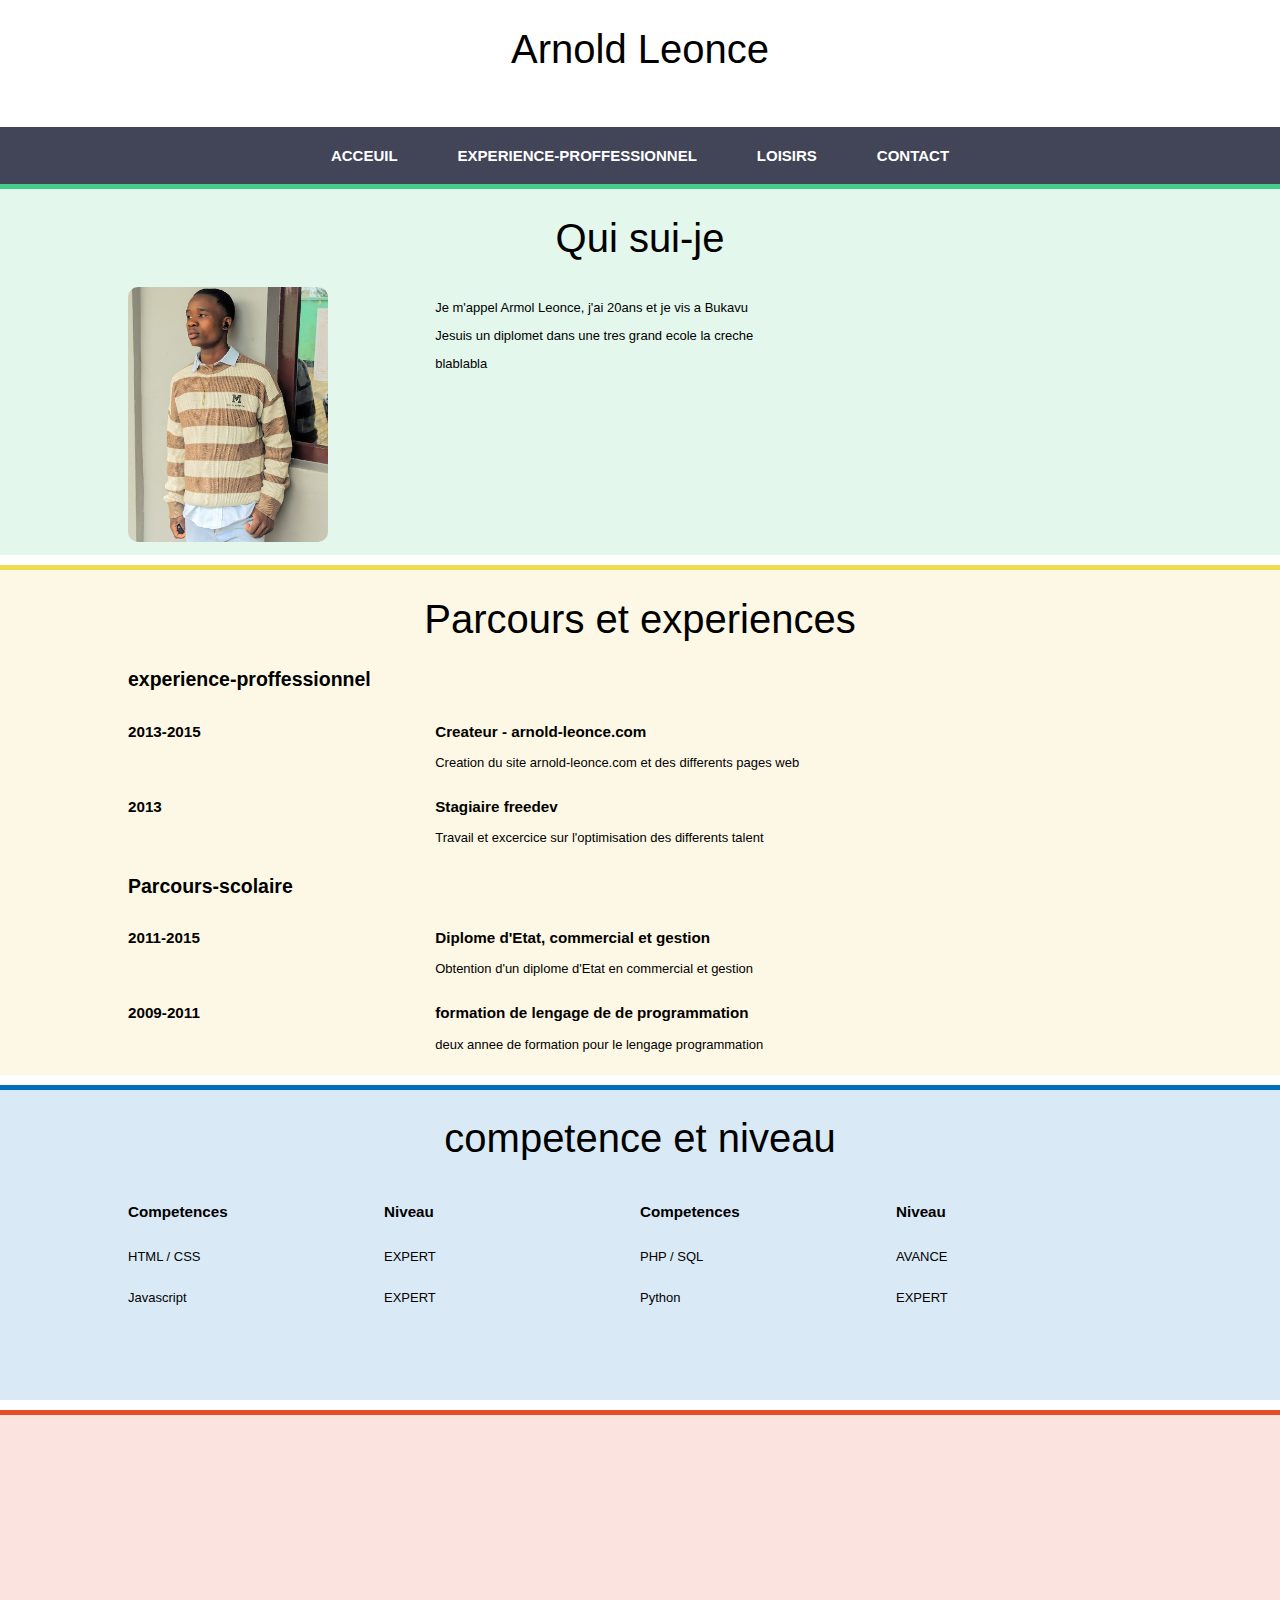
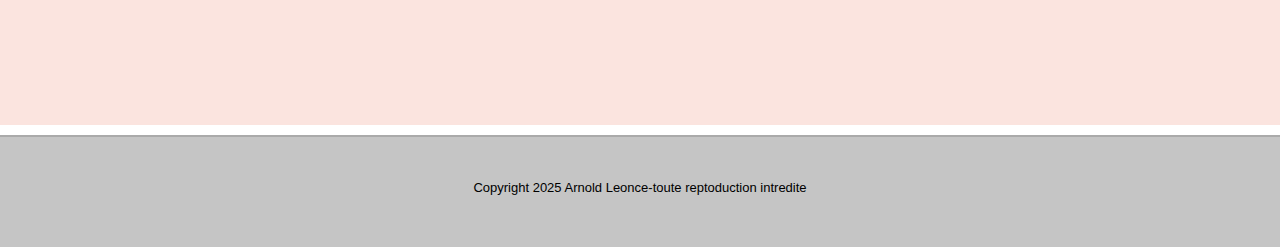
<file: index.html>
<!DOCTYPE html>
<html>

<head>
  <title>Mon CV en ligne</title>
  <meta charset="utf-8">
  <meta name="viewport" content="width=device-width, initial-scale=1.0">
  <meta name="description" content="presentation de Arnold-Leonce-CV">
  <link rel="stylesheet" href="styles.css">
</head>

<body>
  <header>
    <h1>Arnold Leonce</h1>
  </header>
  <nav>
    <div class="table">
      <ul>
        <li class="menu-ind">
          <a href="index.html">Acceuil</a>
        </li>
        <li class="menu-exp">
          <a href="experience-pro.html">experience-proffessionnel</a>
        </li>
        <li class="menu-hob">
          <a href="hobbiens.html">Loisirs</a>
        </li>
        <li class="menu-cont">
          <a href="contact.html">Contact</a>
        </li>
      </ul>
    </div>
  </nav>
  <article>
    <section class="presentation">
      <h1>Qui sui-je</h1>
      <div class="sec">
        <div class="left">
          <img src="image/fete.jpg" alt="ma photo">
        </div>
        <div class="right">
          <p>Je m'appel Armol Leonce, j'ai 20ans et je vis a Bukavu</p>
          <p>Jesuis un diplomet dans une tres grand ecole la creche</p>
          <p>blablabla</p>
        </div>
      </div>
    </section>
    <section class="parcours">
      <h1>Parcours et experiences</h1>
      <div class="sec">
        <h2>experience-proffessionnel</h2>
        <div class="exp">
          <div class="left">
            <h3>2013-2015</h3>
          </div>
          <div class="right">
            <h3>Createur - arnold-leonce.com</h3>
            <p>Creation du site arnold-leonce.com et des differents pages web</p>
          </div>
        </div>
        <div class="exp">
          <div class="left">
            <h3>2013</h3>
          </div>
          <div class="right">
            <h3>Stagiaire freedev</h3>
            <p>Travail et excercice sur l'optimisation des differents talent</p>
          </div>
        </div>
        <h2>Parcours-scolaire</h2>
        <div class="exp">
          <div class="left">
            <h3>2011-2015</h3>
          </div>
          <div class="right">
            <h3>Diplome d'Etat, commercial et gestion</h3>
            <p>Obtention d'un diplome d'Etat en commercial et gestion</p>
          </div>
        </div>
        <div class="exp">
          <div class="left">
            <h3>2009-2011</h3>
          </div>
          <div class="right">
            <h3>formation de lengage de de programmation</h3>
            <p>deux annee de formation pour le lengage programmation</p>
          </div>
        </div>
      </div>
    </section>
    <section class="competence">
      <h1>competence et niveau</h1>
      <div class="sec">
        <div class="cleft">
          <div class="sous">
            <div class="sousleft">
              <h3>Competences</h3>
            </div>
            <div class="sousright">
              <h3>Niveau</h3>
            </div>
          </div>
          <div class="sous">
            <div class="sousleft">
              <P>HTML / CSS</P>
            </div>
            <div class="sousright">
              <P>EXPERT</P>
            </div>
          </div>
          <div class="sous">
            <div class="sousleft">
              <p>Javascript</p>
            </div>
            <div class="sousright">
              <p>EXPERT</p>
            </div>
          </div>
        </div>
        <div class="cright">
          <div class="sous">
            <div class="sousleft">
              <h3>Competences</h3>
            </div>
            <div class="sousright">
              <h3>Niveau</h3>
            </div>
          </div>
          <div class="sous">
            <div class="sousleft">
              <P>PHP / SQL</P>
            </div>
            <div class="sousright">
              <P>AVANCE</P>
            </div>
          </div>
          <div class="sous">
            <div class="sousleft">
              <p>Python</p>
            </div>
            <div class="sousright">
              <p>EXPERT</p>
            </div>
          </div>
        </div>
      </div>
    </section>
    <section class="recommandation"></section>
  </article>
  <footer>
    <p>
      Copyright 2025 Arnold Leonce-toute reptoduction intredite
    </p>
  </footer>
</body>

</html>
</file>
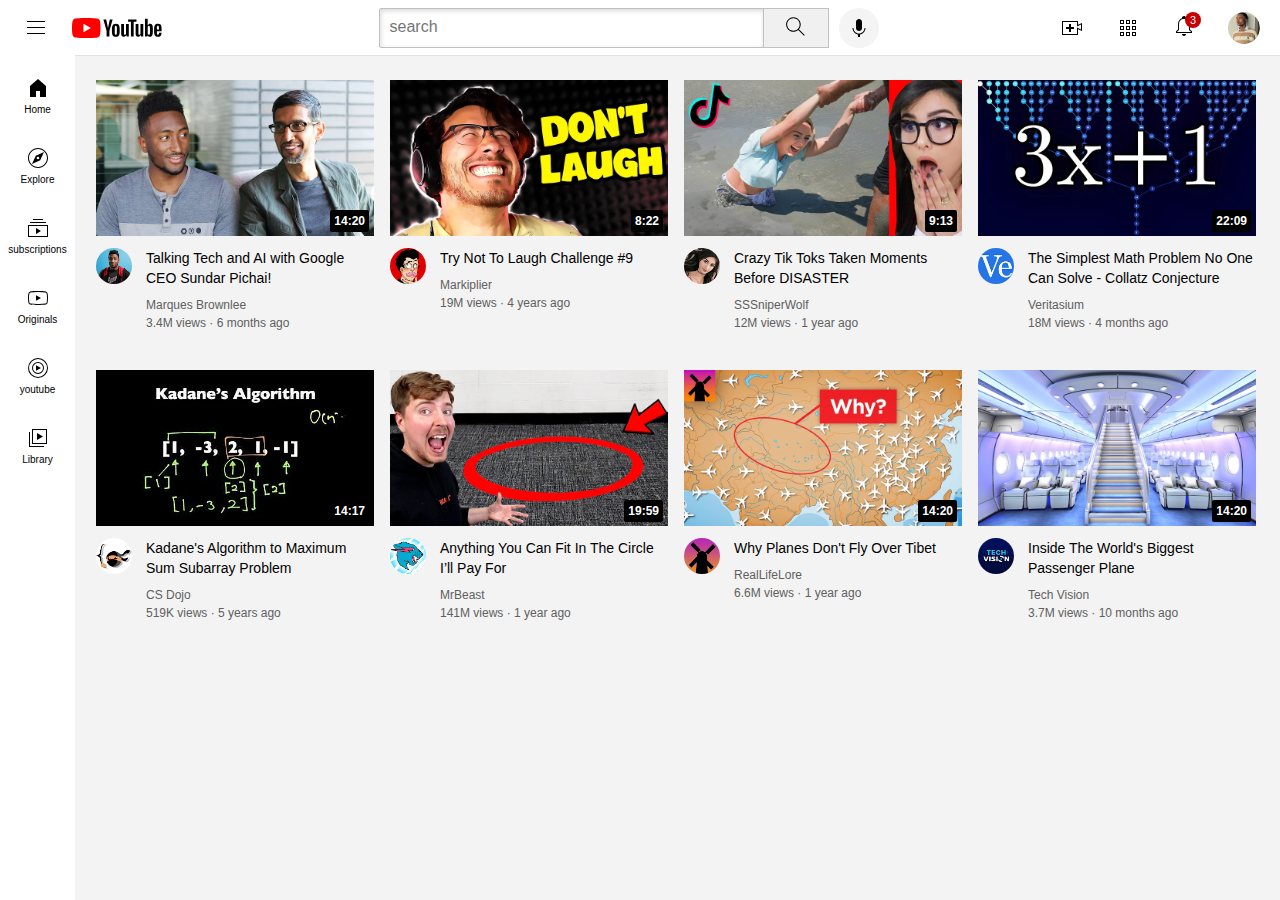
<file: youtube.com/index.html>
<!DOCTYPE html>
<html lang="en">

<head>
  <meta charset="UTF-8">
  <meta name="viewport" content="width=device-width, initial-scale=1.0">
  <title>youtube.com clone</title>
  <link rel="stylesheet" href="style.css">
  <link rel="stylesheet" href="video.css">
  <link rel="stylesheet" href="header.css">
  <link rel="stylesheet" href="general.css">
  <link rel="stylesheet" href="sidebar.css">

</head>

<body>
  <div class="header">
    <div class="left-section">
      <img class="hamburger-menu" src="image/hamburger-menu.svg">
      <img class="youtube-logo" src="image/youtube-logo.svg" alt="">
    </div>
    <div class="middle-section">
      <input class="search-bar" type="text" placeholder="search">
      <button class="search-button">
        <img class="search-icons" src="image/search.svg">
        <div class="tooltip">Search</div>
      </button>
      <button class="voice-search-button">
        <img class="voice-search-icon" src="image/voice-search-icon.svg">
        <div class="tooltip">Search with your voice</div>
      </button>

    </div>
    <div class="right-section">
      <div class="upload-icons-container">
        <img class="upload-icons" src="image/upload.svg">
        <div class="tooltip">Create</div>
      </div>
      <img class="youtube-apps-icons" src="image/youtube-apps.svg">
      <div class="notifications-icon-container">
        <div class="notifications-icons-container">
          <img class="notifications-icons" src="image/notifications.svg">
          <div class="tooltip">notifications</div>
        </div>
        <div class="notification-count">3</div>
      </div>
      <img class="curent-user-picture" src="image/my-channelle.jpg" alt="">
    </div>
  </div>

  <div class="sidebar">
    <div class="sidebar-link">
      <img src="image/home.svg">
      <div>Home</div>
    </div>
    <div class="sidebar-link">
      <img src="image/explore.svg">
      <div>Explore</div>
    </div>
    <div class="sidebar-link">
      <img src="image/subscriptions.svg">
      <div>subscriptions</div>
    </div>
    <div class="sidebar-link">
      <img src="image/originals.svg">
      <div>Originals</div>
    </div>
    <div class="sidebar-link">
      <img src="image/youtube-music.svg">
      <div>youtube</div>
    </div>
    <div class="sidebar-link">
      <img src="image/library.svg">
      <div>Library</div>
    </div>
  </div>

  <div class="video-grid">
    <div class="video-preview">
      <div class="thumbnail-row">
        <img class="thumbnail" src="image/thumbnail-1.webp">
        <div class="video-time">14:20</div>
      </div>
      <div class="video-info-grid">
        <div class="channel-picture">
          <img class="profile-picture" src="image/channel-1.jpeg" alt="">
        </div>
        <div class="video-info">
          <p class="video-title">
            Talking Tech and AI with Google CEO Sundar Pichai!
          </p>
          <p class="video-author">Marques Brownlee
          </p>
          <p class="video-stats">
            3.4M views · 6 months ago
          </p>
        </div>
      </div>
    </div>

    <div class="video-preview">
      <div class="thumbnail-row">
        <img class="thumbnail" src="image/thumbnail-2.webp">
        <div class="video-time">8:22</div>
      </div>
      <div class="video-info-grid">
        <div class="channel-picture">
          <img class="profile-picture" src="image/channel-2.jpeg" alt="">
        </div>
        <div class="video-info">
          <p class="video-title">
            Try Not To Laugh Challenge #9
          </p>
          <p class="video-author">Markiplier
          </p>
          <p class="video-stats">
            19M views · 4 years ago
          </p>
        </div>

      </div>
    </div>

    <div class="video-preview">
      <div class="thumbnail-row">
        <img class="thumbnail" src="image/thumbnail-3.webp">
        <div class="video-time">9:13</div>
      </div>
      <div class="video-info-grid">
        <div class="channel-picture">
          <img class="profile-picture" src="image/channel-3.jpeg" alt="">
        </div>
        <div class="video-info">
          <p class="video-title">
            Crazy Tik Toks Taken Moments Before DISASTER
          </p>
          <p class="video-author">SSSniperWolf
          </p>
          <p class="video-stats">
            12M views · 1 year ago
          </p>
        </div>
      </div>
    </div>

    <div class="video-preview">
      <div class="thumbnail-row">
        <img class="thumbnail" src="image/thumbnail-4.webp">
        <div class="video-time">22:09</div>
      </div>
      <div class="video-info-grid">
        <div class="channel-picture">
          <img class="profile-picture" src="image/channel-4.jpeg" alt="">
        </div>
        <div class="video-info">
          <p class="video-title">
            The Simplest Math Problem No One Can Solve - Collatz Conjecture
          </p>
          <p class="video-author">Veritasium
          </p>
          <p class="video-stats">
            18M views · 4 months ago
          </p>
        </div>

      </div>
    </div>

    <div class="video-preview">
      <div class="thumbnail-row">
        <img class="thumbnail" src="image/thumbnail-5.webp">
        <div class="video-time">14:17</div>
      </div>
      <div class="video-info-grid">
        <div class="channel-picture">
          <img class="profile-picture" src="image/channel-5.jpeg" alt="">
        </div>
        <div class="video-info">
          <p class="video-title">

            Kadane's Algorithm to Maximum Sum Subarray Problem
          </p>
          <p class="video-author">CS Dojo
          </p>
          <p class="video-stats">
            519K views · 5 years ago
          </p>
        </div>
      </div>
    </div>

    <div class="video-preview">
      <div class="thumbnail-row">
        <img class="thumbnail" src="image/thumbnail-6.webp">
        <div class="video-time">19:59</div>
      </div>
      <div class="video-info-grid">
        <div class="channel-picture">
          <img class="profile-picture" src="image/channel-6.jpeg">
        </div>
        <div class="video-info">
          <p class="video-title">

            Anything You Can Fit In The Circle I’ll Pay For
          </p>
          <p class="video-author">MrBeast
          </p>
          <p class="video-stats">
            141M views · 1 year ago
          </p>
        </div>
      </div>
    </div>

    <div class="video-preview">
      <div class="thumbnail-row">
        <img class="thumbnail" src="image/thumbnail-7.webp">
        <div class="video-time">14:20</div>
      </div>
      <div class="video-info-grid">
        <div class="channel-picture">
          <img class="profile-picture" src="image/channel-7.jpeg" alt="">
        </div>
        <div class="video-info">
          <p class="video-title">
            Why Planes Don't Fly Over Tibet
          </p>
          <p class="video-author">RealLifeLore
          </p>
          <p class="video-stats">
            6.6M views · 1 year ago
          </p>
        </div>
      </div>
    </div>

    <div class="video-preview">
      <div class="thumbnail-row">
        <img class="thumbnail" src="image/thumbnail-8.webp">
        <div class="video-time">14:20</div>
      </div>
      <div class="video-info-grid">
        <div class="channel-picture">
          <img class="profile-picture" src="image/channel-8.jpeg" alt="">
        </div>
        <div class="video-info">
          <p class="video-title">
            Inside The World's Biggest Passenger Plane
          </p>
          <p class="video-author">Tech Vision
          </p>
          <p class="video-stats">
            3.7M views · 10 months ago
          </p>
        </div>
      </div>
    </div>
  </div>
</body>

</html>
</file>
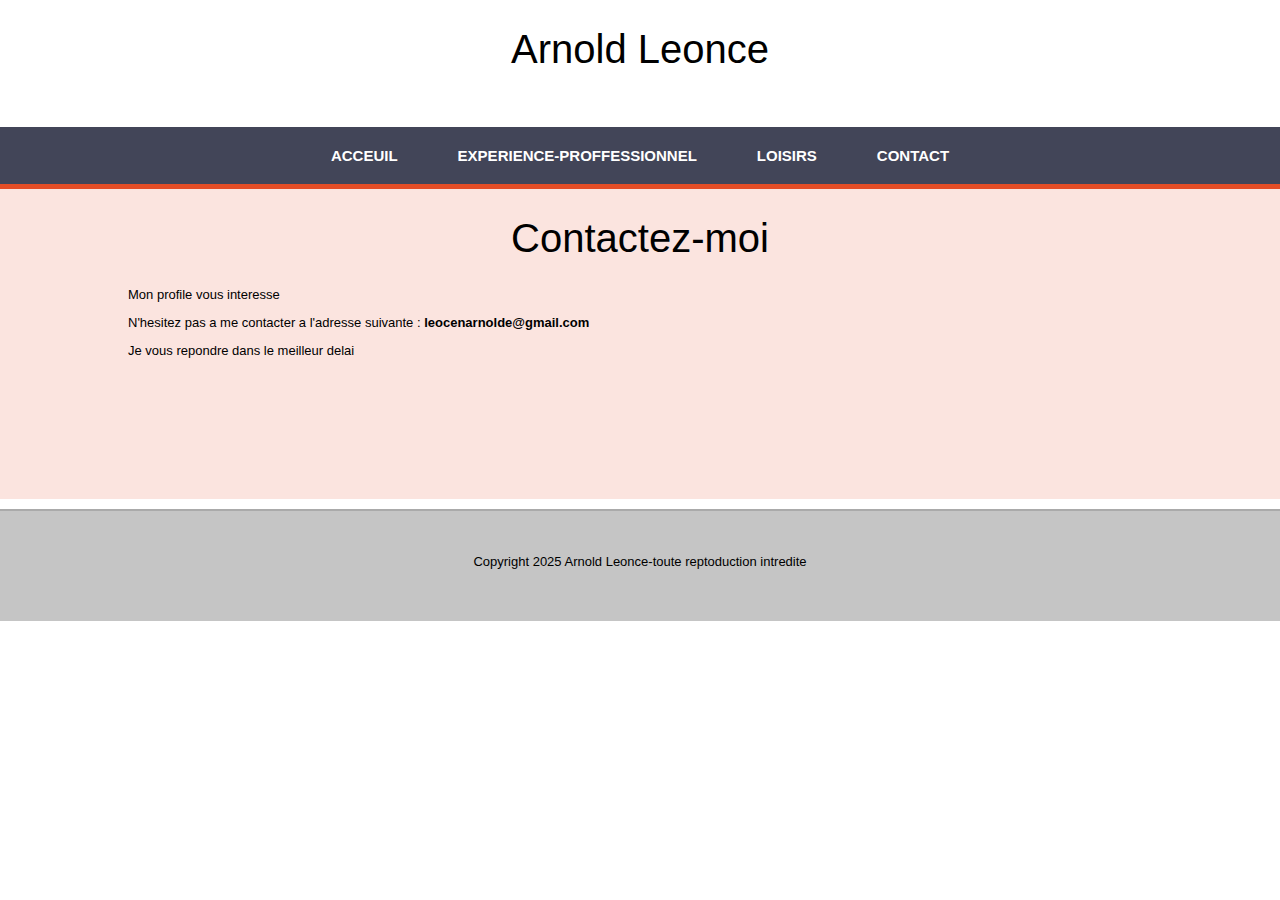
<file: contact.html>
<!DOCTYPE html>
<html>

<head>
  <title>Mon CV en ligne</title>
  <meta charset="utf-8">
  <meta name="viewport" content="width=device-width, initial-scale=1.0">
  <link rel="stylesheet" href="styles.css">
</head>

<body>
  <header>
    <h1>Arnold Leonce</h1>
  </header>
  <nav>
    <div class="table">
      <ul>
        <li class="menu-ind">
          <a href="index.html">Acceuil</a>
        </li>
        <li class="menu-exp">
          <a href="experience-pro.html">experience-proffessionnel</a>
        </li>
        <li class="menu-hob">
          <a href="hobbiens.html">Loisirs</a>
        </li>
        <li class="menu-cont">
          <a href="contact.html">Contact</a>
        </li>
      </ul>
    </div>
  </nav>
  <section class="rouge">
    <h1>Contactez-moi</h1>
    <div class="sec">
      <p>Mon profile vous interesse</p>
      <p>N'hesitez pas a me contacter a l'adresse suivante : 
        <strong>leocenarnolde@gmail.com</strong>
      </p>
      Je vous repondre dans le meilleur delai
    </div>
  </section>
  <footer>
    <p>
      Copyright 2025 Arnold Leonce-toute reptoduction intredite
    </p>
  </footer>
</body>

</html>
</file>
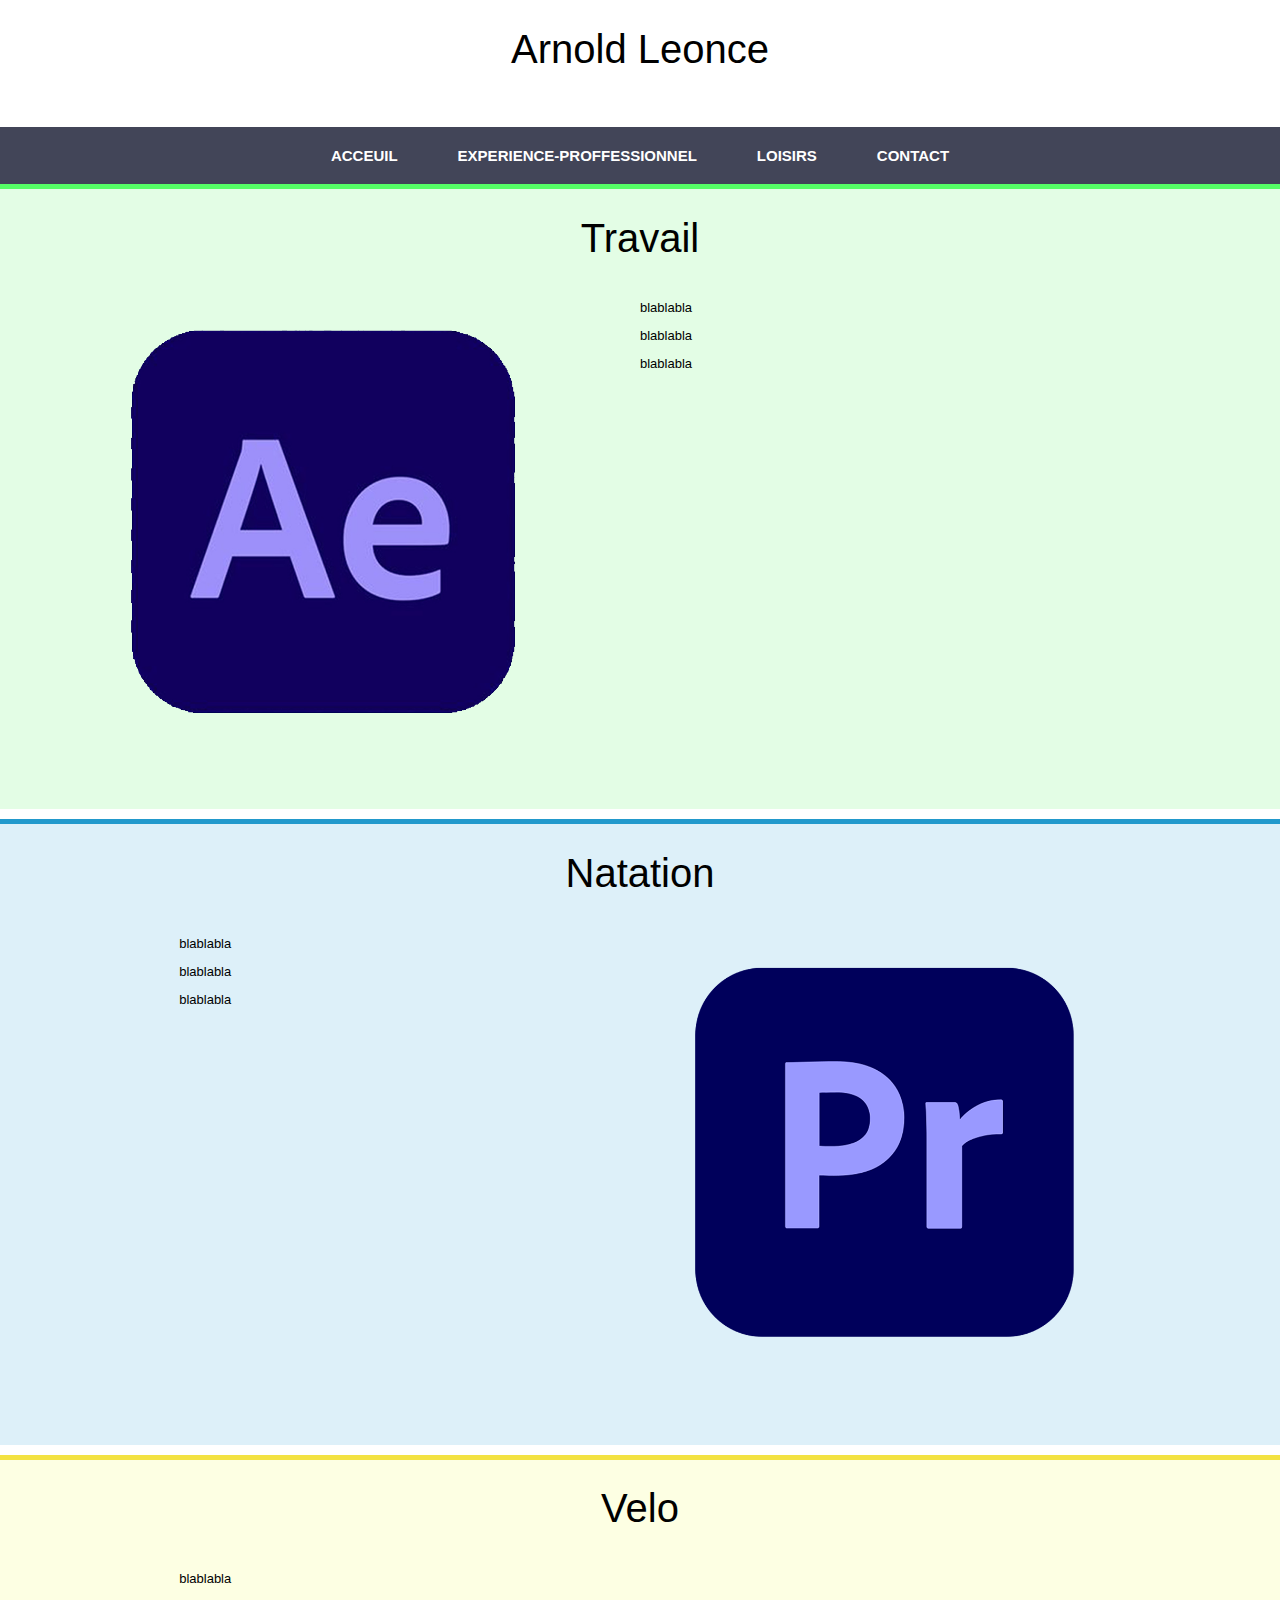
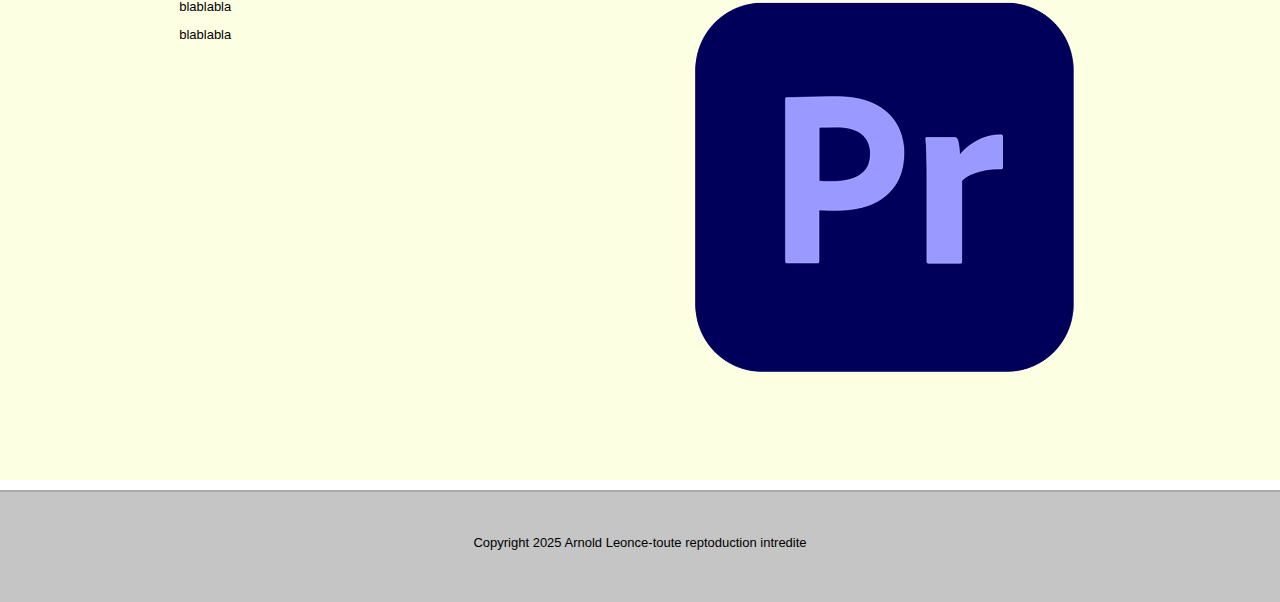
<file: hobbiens.html>
<!DOCTYPE html>
<html>

<head>
  <title>Mon CV en ligne</title>
  <meta charset="utf-8">
  <meta name="viewport" content="width=device-width, initial-scale=1.0">
  <link rel="stylesheet" href="styles.css">
</head>

<body>
  <header>
    <h1>Arnold Leonce</h1>
  </header>
  <nav>
    <div class="table">
      <ul>
        <li class="menu-ind">
          <a href="index.html">Acceuil</a>
        </li>
        <li class="menu-exp">
          <a href="experience-pro.html">experience-proffessionnel</a>
        </li>
        <li class="menu-hob">
          <a href="hobbiens.html">Loisirs</a>
        </li>
        <li class="menu-cont">
          <a href="contact.html">Contact</a>
        </li>
      </ul>
    </div>
  </nav>
  <section class="vert">
    <h1>Travail</h1>
    <div class="sec">
      <div class="leftexp">
        <img src="image/after.png" alt="mes logiciel">
      </div>
      <div class="rightexp">
        <p>blablabla</p>
        <p>blablabla</p>
        <p>blablabla</p>
      </div>
    </div>
  </section>
  <section class="bleu">
    <h1>Natation</h1>
    <div class="sec">
      <div class="rightexp">
        <p>blablabla</p>
        <p>blablabla</p>
        <p>blablabla</p>
      </div>
      <div class="leftexp">
        <img src="image/pr.png" alt="Travail">
      </div>
    </div>
  </section>
  <section class="jaune">
    <h1>Velo</h1>
    <div class="sec">
      <div class="rightexp">
        <p>blablabla</p>
        <p>blablabla</p>
        <p>blablabla</p>
      </div>
      <div class="leftexp">
        <img src="image/pr.png" alt="Travail">
      </div>
    </div>
  </section>
  <footer>
    <p>
      Copyright 2025 Arnold Leonce-toute reptoduction intredite
    </p>
  </footer>
</body>

</html>
</file>
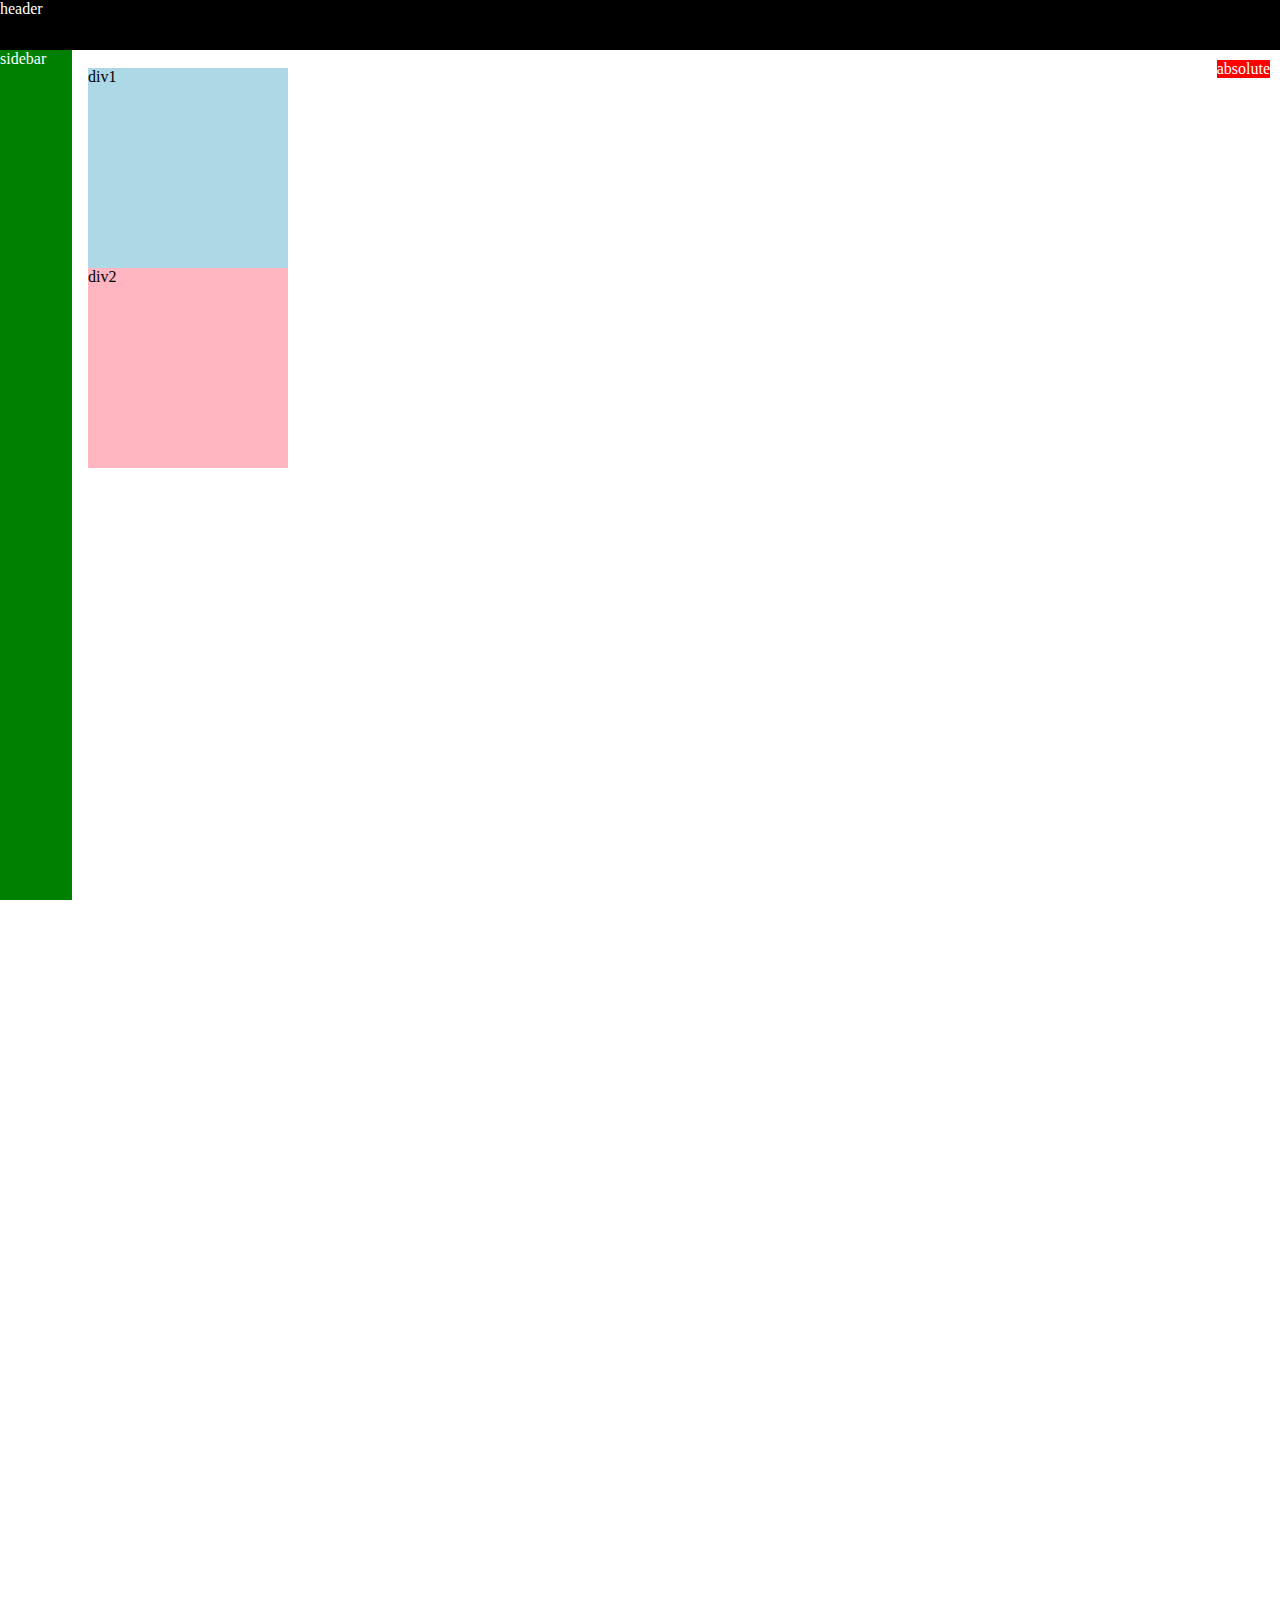
<file: youtube.com/grid.html>
<!DOCTYPE html>
<html lang="en">

<head>
  <meta charset="UTF-8">
  <meta name="viewport" content="width=device-width, initial-scale=1.0">
  <title>Document</title>
</head>

<body style="
  height: 3000px;
  padding-top: 60px;
  padding-left: 80px;
">

  <div style="
   background-color: black;
   color: white;
   position: fixed;
   top: 0;
   left: 0;
   right: 0;
   height: 50px;
   z-index: 1;
  ">
    header
  </div>

  <div style="
    background-color: green;
    color: white;
    position: fixed;
    left: 0;
    bottom: 0;
    top: 50px;
    width: 72px;
    ">
    sidebar
  </div>

  <div style="
   position: absolute;
   background-color: red;
   color: white;
   right: 10px;
   top: 60px;
  ">
    absolute
  </div>

  <div style="
  background-color: lightblue;
  height: 200px;
  width: 200px;
  ">
    div1
  </div>

  <div style="
  background-color: lightpink;
  height: 200px;
  width: 200px;
  ">
    div2
  </div>

</body>

</html>
</file>
<file: styles.css>
body {
  margin: 0;
  padding: 0;
  font-size: 13px;
  font-family: Arial;
}

h1 {
  font-size: 40px;
  font-weight: normal;
  text-align: center;
}

header {
  height: 100px;
}

footer {
  height: 80px;
  padding-top: 30px;
  text-align: center;
  background-color: #c5c5c5;
  border-top: 2px solid #aaa;
}

nav {
  width: 100%;
  background-color: #424558;
}

nav ul {
  margin: 0;
  padding: 0;
}

nav li {
  list-style-type: none;
  float: left;
}

nav a {
  display: inline-block;
  text-decoration: none;
  padding: 20px 30px;
  color: #fff;
  text-transform: uppercase;
  font-size: 15px;
  font-weight: bold;
}

.table {
  display: table;
  margin: 0 auto;
}

.menu-ind:hover,
.menu-ind:active,
.presentation {
  border-top: 5px solid #4C8;
  background-color: rgba(64, 200, 130, 0.15);
}

.menu-exp:hover,
.parcours {
  border-top: 5px solid #f1dc4f;
  background-color: rgba(241, 211, 79, 0.15);
}

.menu-hob:hover,
.competence {
  border-top: 5px solid #0070bb;
  background-color: rgba(000, 112, 192, 0.15);
}

.menu-cont:hover,
.recommandation {
  border-top: 5px solid #e44d26;
  background-color: rgba(228, 77, 38, 0.15);
}

nav li:hover a {
  padding: 15px 30px 20px 30px;
}

section {
  width: 100%;
  min-height: 300px;
  padding-bottom: 10px;
  margin-bottom: 10px;
}

.sec {
  margin: 0px 10%;
}

.left {
  float: left;
  width: 30%;
}

.right {
  float: left;
  width: 70%;
}

.cleft,
.cright,
.sousleft,
.sousright {
  float: left;
  width: 50%;
}

.sec::after,
.exp::after,
.reco::after {
  content: "";
  display: table;
  clear: both;
}


.orange {
  border-top: 5px solid #e47d26;
  background-color: rgba(228, 177, 128, 0.15);
  margin-bottom: 0px;
}

.rose {
  border-top: 5px solid #e44d96;
  background-color: rgba(228, 77, 128, 0.15);
  margin-bottom: 0px;
}

.leftexp {
  width: 45%;
  float: left;
}

.rightexp {
  width: 50%;
  float: left;
  margin-left: 5%;
}

.leftexp img {
  width: 100%;
  max-width: 400px;
}

.left img {
  width: 100%;
  max-width: 200px;
  border-radius: 10px;
  transition: all 0.5s;
}

.left img:hover {
  transform: scale(1.02);
}

.leftsec img{
  width: 100%;
  max-width: 400px;
}

.vert{
  border-top: 5px solid #5f6;
  background-color: rgba(70, 240, 80, 0.15);
}
.bleu{
  border-top: 5px solid #29c;
  background-color: rgba(30, 152, 212, 0.15);
}
.jaune{
  border-top: 5px solid #f3e241;
  background-color: rgba(240, 255, 69, 0.15);
}

.rouge{
  border-top: 5px solid #e44d26;
  background-color: rgba(228, 77, 38, 0.15);
}





@media screen and (max-width:780px) {
  header {
    height: 50px;
  }

  h1 {
    font-size: 28px;
    margin: 20px 0px 0px 0px;
  }

  nav li a {
    font-size: 12px;
    padding: 10px;
  }

  nav li:hover a {
    padding: 5px 10px 10px 10px;
  }
}

@media screen and (max-width:520px) {
  header {
    height: 40px;
  }

  h1 {
    font-size: 25px;
    margin: 20px 0px 0px 0px;
  }

  nav li a {
    font-size: 10px;
    padding: 10px;
  }

  nav li:hover a {
    padding: 7px 10px 10px 10px;
  }

  .menu-ind:hover {
    border-top: 3px solid #4C8;
    background-color: rgba(64, 200, 130, 0.15);
  }

  .menu-exp:hover {
    border-top: 3px solid #f1dc4f;
    background-color: rgba(241, 211, 79, 0.15);
  }

  .menu-hob:hover {
    border-top: 3px solid #0070bb;
    background-color: rgba(000, 112, 192, 0.15);
  }

  .menu-cont:hover {
    border-top: 3px solid #e44d26;
    background-color: rgba(228, 77, 38, 0.15);
  }
}
</file>
<file: youtube.com/style.css>
p {
  margin-top: 0;
  margin-bottom: 0;
}

.thumbnail {
  width: 100%;
}

.search-bar {
  display: block;
}

.thumbnail-row {
  margin-bottom: 8px;
  position: relative;
}


.video-title {
  margin-top: 0;
  font-size: 14px;
  font-weight: 500;
  line-height: 20px;
  margin-bottom: 10px;
}


.video-info-grid {
  display: grid;
  grid-template-columns: 50px 1fr;
}

.profile-picture {
  width: 36px;
  border-radius: 50px;
}

.video-author,
.video-stats {
  font-size: 12px;
  color: rgb(96, 96, 96);
}

.video-author {
  margin-bottom: 4px;
}

.video-grid {
  display: grid;
  grid-template-columns: 1fr 1fr 1fr;
  column-gap: 16px;
  row-gap: 40px;
}

@media (max-width:750px) {
  .video-grid {
    grid-template-columns: 1fr 1fr;
  }
}

@media (min-width:1000px) {
  .video-grid {
    grid-template-columns: 1fr 1fr 1fr 1fr;
  }
}

@media (min-width:751px) and (max-width:999px) {
  .video-grid {
    grid-template-columns: 1fr 1fr 1fr;
  }
}

@media (max-width:450px) {
  .video-grid {
    grid-template-columns: 1fr;
  }
}
</file>
<file: youtube.com/video.css>
.video-time {
  background-color: black;
  color: white;
  position: absolute;
  bottom: 8px;
  right: 5px;
  font-size: 12px;
  font-weight: bold;
  padding: 4px;
  border-radius: 2px;
}
</file>
<file: youtube.com/header.css>
.header {
  height: 55px;
  display: flex;
  flex-direction: row;
  justify-content: space-between;
  position: fixed;
  top: 0;
  left: 0;
  right: 0;
  background-color: white;
  border-bottom-width: 1px;
  border-bottom-style: solid;
  border-bottom-color: rgb(227, 227, 227);
  z-index: 100;
}

.hamburger-menu {
  height: 24px;
  margin-left: 24px;
  margin-right: 24px;
}

.youtube-logo {
  height: 20px;
}

.left-section {
  align-items: center;
  display: flex;
}

.middle-section {
  flex: 1;
  margin-left: 70px;
  margin-right: 35px;
  max-width: 500px;
  display: flex;
  align-items: center;
}

.search-bar::placeholder {
  font-size: 16px;
  font-size: 16px;
}

.search-bar {
  flex: 1;
  height: 36px;
  padding-left: 10px;
  border: 1px solid rgb(192, 192, 192);
  border-radius: 2px;
  box-shadow: inset 1px 2px 5px rgba(0, 0, 0, 0.15);
  width: 0;
}


.search-button {
  height: 40px;
  width: 66px;
  background-color: rgb(240, 240, 240);
  border: 1px solid rgb(192, 192, 192);
  margin-left: -1px;
  margin-right: 10px;
  cursor: pointer;
}

.search-bar,
.voice-search-button,
.upload-icons-container,
.notifications-icon-container .tooltip {
  position: relative;
  display: flex;
  justify-content: center;
  align-items: center;
}

.search-button .tooltip,
.voice-search-button .tooltip,
.upload-icons-container .tooltip,
.notifications-icon-container .tooltip {
  position: absolute;
  background-color: gray;
  color: white;
  padding: 4px 8px 4px 8px;
  border-radius: 2px;
  font-size: 12px;
  bottom: -30px;
  opacity: 0;
  transition: opacity 0.15s;
  pointer-events: none;
  white-space: nowrap;
}

.search-button:hover .tooltip,
.voice-search-button:hover .tooltip,
.upload-icons-container:hover .tooltip,
.notifications-icon-container:hover .tooltip {
  opacity: 1;
}

.search-icons {
  height: 25px;
}

.voice-search-button {
  height: 40px;
  width: 40px;
  border-radius: 20px;
  border: none;
  background-color: rgb(244, 244, 244);
  cursor: pointer;
}

.right-section {
  width: 200px;
  display: flex;
  align-items: center;
  justify-content: space-between;
  margin-right: 20px;
  flex-shrink: 0;
}

.voice-search-icon {
  height: 24px;
}

.upload-icons {
  height: 24px;
  cursor: pointer;
}

.youtube-apps-icons {
  height: 24px;
  cursor: pointer;
}

.notifications-icons {
  height: 24px;
  cursor: pointer;
}

.notifications-icon-container {
  position: relative;
}

.notification-count {
  position: absolute;
  top: -2px;
  right: -5px;
  background-color: rgb(199, 0, 0);
  color: white;
  font-size: 11px;
  padding-bottom: 2px;
  padding-top: 2px;
  padding-left: 5px;
  padding-right: 5px;
  border-radius: 10px;
  cursor: pointer;
}

.curent-user-picture {
  height: 32px;
  border-radius: 16px;
}

@media (max-width:450px) {
  .header {
    height: 45px;
  }

  .hamburger-menu {
    display: none;
  }

  .youtube-logo {
    height: 20px;
    padding-left: 10px;
  }

  .left-section {
    align-items: center;
    display: flex;
  }
}
</file>
<file: youtube.com/general.css>
p {
  margin-top: 0;
  margin-bottom: 0;
}

body {
  font-family: Arial, Helvetica, sans-serif;
  margin: 0;
  padding-top: 80px;
  padding-left: 96px;
  padding-right: 24px;
  background-color: rgb(243, 243, 243);
}

@media (max-width:450px) {
  body {
    padding-left: 24px;
  }

  .video-grid {
    padding-bottom: 70px;
  }

}
</file>
<file: youtube.com/sidebar.css>
.sidebar {
  position: fixed;
  left: 0;
  bottom: 0;
  top: 55px;
  background-color: white;
  width: 75px;
  z-index: 200;
  padding-top: 5px;
}

.sidebar-link {
  height: 70px;
  display: flex;
  justify-content: center;
  flex-direction: column;
  align-items: center;
  cursor: pointer;
}

.sidebar-link:hover {
  background-color: rgb(235, 235, 235);
}

.sidebar-link img {
  height: 24px;
  margin-bottom: 4px;
}

.sidebar-link div {
  font-family: Arial;
  font-size: 10px;
}

@media (max-width:450px) {
  .sidebar {
    margin: 0;
    top: 95%;
    background-color: white;
    width: 100%;
    padding-top: 5px;
    display: flex;
    justify-content: center;
    align-items: end;
    padding: 10px;
    position: fixed;
    z-index: 10;
    height: 30px;
  }

  .sidebar-link {
    padding-top: 10px;
    height: 10px;
    display: flex;
    justify-content: center;
    align-items: center;
    padding: 20px;
  }

  .sidebar-link img {
    height: 20px;
    margin-bottom: 0px;
  }

  .sidebar-link div {
    font-family: Arial;
    font-size: 7px;
  }
}

@media (max-width:375px) {
  .sidebar {
    margin: 0;
    top: 95%;
    background-color: white;
    width: 100%;
    padding-top: 5px;
    display: flex;
    justify-content: center;
    align-items: end;
    padding: 5px;
    position: fixed;
    z-index: 10;
    height: 25px;
  }

  .sidebar-link {
    height: 10px;
    padding: 15px;
    display: flex;
    justify-content: center;
    align-items: center;
    padding: 20px;
  }

  .sidebar-link img {
    height: 5px;
    margin-bottom: 0px;
  }

  .sidebar-link div {
    font-family: Arial;
    font-size: 5px;
  }
}
</file>
